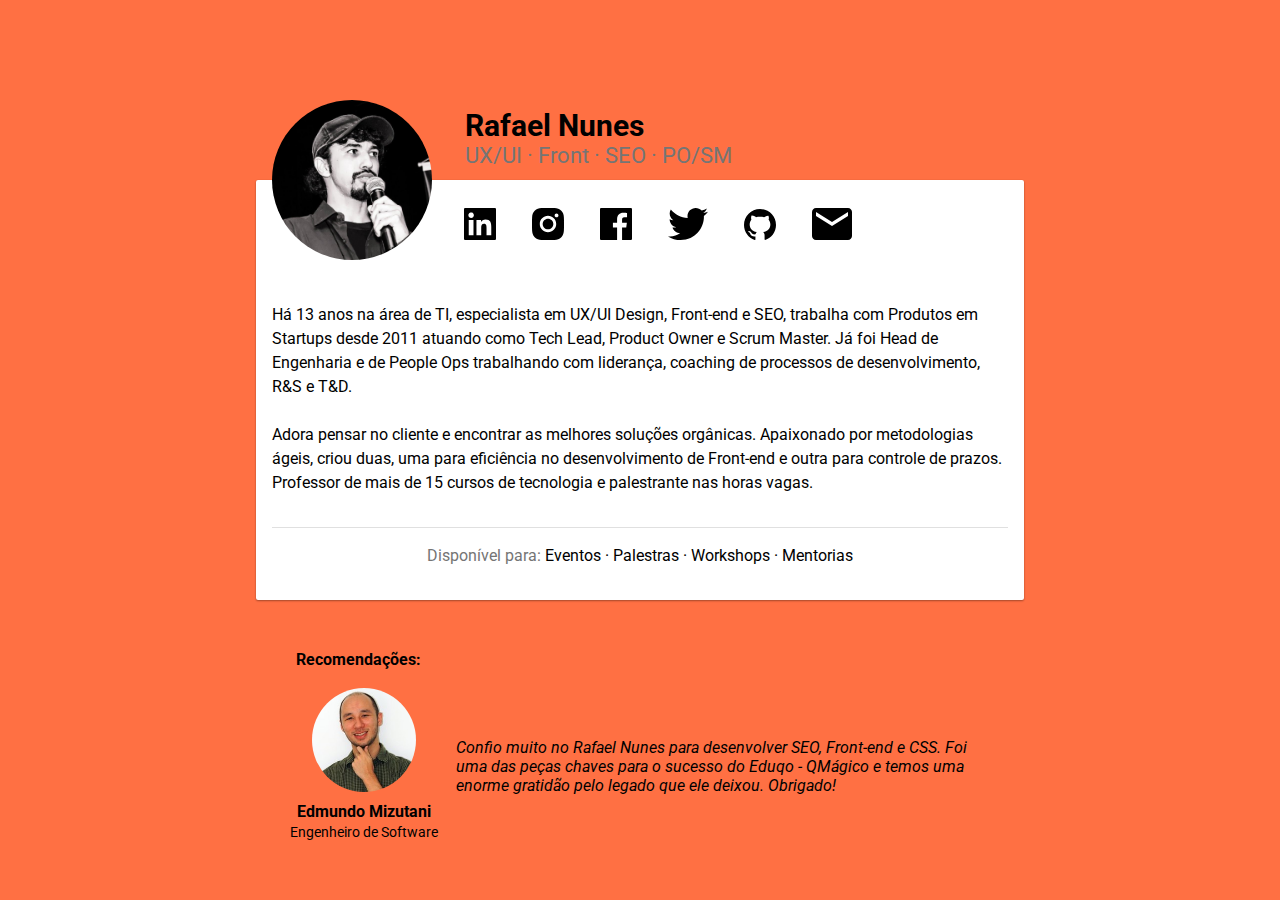
<file: index.html>
<!DOCTYPE html>
<html lang="pt-br">
<head>
    <meta charset="UTF-8">
    <title>Rafa Nunes · UX/UI Design · Front-end Dev · SEO Analyst · PO/SM</title>
    <meta property="og:title" content="Rafa Nunes · UX/UI Design · Front-end Dev · SEO Analyst · PO/SM" />
    <meta property="og:site_name" content="Rafa Nunes · UX/UI Design · Front-end Dev · SEO Analyst · PO/SM" />
    <meta name="description" content="Especialista em UX/UI, Front-end e SEO, trabalha com Produtos em Startups como Tech Lead, Product Owner e Scrum Master. Head de Engenharia com liderança, coaching de processos de desenvolvimento, R&S e T&D. Apaixonado por metodologias ágeis, professor de mais de 15 cursos de tecnologia e palestrante." />
    <meta property="og:description" content="Especialista em UX/UI, Front-end e SEO, trabalha com Produtos em Startups como Tech Lead, Product Owner e Scrum Master. Head de Engenharia com liderança, coaching de processos de desenvolvimento, R&S e T&D. Apaixonado por metodologias ágeis, professor de mais de 15 cursos de tecnologia e palestrante." />
    <meta name="DC.Creator" content="Rafael Nunes Corrêa" />
    <meta name="copyright" content="Rafael Nunes Corrêa" />
    <meta name="Designer" content="Rafael Nunes Corrêa" />
    <meta name="Publisher" content="Rafael Nunes Corrêa" />
    <meta property="og:type" content="website" />
    <meta name="robots" content="index, follow" />
    <meta name="googlebot" content="index, follow" />
    <meta name="Language" content="Portuguese" />
    <meta name="distribution" content="Global" />
    <meta name="country" content="Brazil" />
    <meta name="city" content="São Paulo" />
    <meta name="google-site-verification" content="XuK0rxUSNyPL_C54HnstWypfrIw_BDChgGB3NS73WHw" />
    <meta name="viewport" content="width=device-width, initial-scale=1, minimum-scale=1, maximum-scale=2" />
    <meta name="HandheldFriendly" content="true" />
    <meta name="MobileOptimized" content="480" />
    <meta name="format-detection" content="telephone=no" />
    <meta name="theme-color" content="#000000" />
    <meta property="og:url" content="https://rafanunes.com" />
    <link rel="canonical" href="https://rafanunes.com" />
    <link rel="stylesheet" href="css/reset.min.css" />
    <link rel="stylesheet" href="css/home.min.css" />
    <link rel="stylesheet" href="css/slider.min.css" />
    <script src="js/change-bg-color.min.js"></script>
    <script src="js/google-analytics.min.js"></script>
</head>
<body>
    <main class="wrapper">
        <article class="box">
            <header class="box-header-profile">
                <img class="bhp-img" src="img/profile/rafael-nunes.jpg" alt="Rafael Nunes · UX/UI · Front · SEO · PO/SM" onclick="window.location.href=window.location.href" />
                <h1 class="bhp-title">
                    <b class="bhp-title-name">Rafael Nunes</b>
                    <small class="bhp-title-sub p-color-gray">UX/UI · Front · SEO · PO/SM</small>
                </h1>
            </header>
            <div class="social-links">
                <a href="https://linkedin.com/in/RffaNunes" aria-label="Perfil do Rafael Nunes no LinkedIn" target="_blank" rel="nofollow noopener external"><i class="icon icon-linkedin" aria-hidden="true"></i></a>
                <a href="https://instagram.com/RffaNunes" aria-label="Perfil do Rafael Nunes no Instagram" target="_blank" rel="nofollow noopener external"><i class="icon icon-instagram" aria-hidden="true"></i></a>
                <a href="https://facebook.com/RffaNunes" aria-label="Perfil do Rafael Nunes no Facebook" target="_blank" rel="nofollow noopener external"><i class="icon icon-facebook" aria-hidden="true"></i></a>
                <a href="https://twitter.com/RffaNunes" aria-label="Perfil do Rafael Nunes no Twitter" target="_blank" rel="nofollow noopener external"><i class="icon icon-twitter" aria-hidden="true"></i></a>
                <a href="https://github.com/RffaNunes" aria-label="Perfil do Rafael Nunes no GitHub" target="_blank" rel="nofollow noopener external"><i class="icon icon-github" aria-hidden="true"></i></a>
                <a href="mailto:rafael@rafaweb.com.br" aria-label="Enviar e-mail para o Rafael Nunes" target="_blank" rel="nofollow noopener external"><i class="icon icon-email" aria-hidden="true"></i></a>
            </div>
            <pre class="text-dexcription">
                Há 13 anos na área de TI, especialista em UX/UI Design, Front-end e SEO, trabalha com Produtos em Startups desde 2011 atuando como Tech Lead, Product Owner e Scrum Master. Já foi Head de Engenharia e de People Ops trabalhando com liderança, coaching de processos de desenvolvimento, R&S e T&D.
                
                Adora pensar no cliente e encontrar as melhores soluções orgânicas. Apaixonado por metodologias ágeis, criou duas, uma para eficiência no desenvolvimento de Front-end e outra para controle de prazos. Professor de mais de 15 cursos de tecnologia e palestrante nas horas vagas.
            </pre>
            <h2 class="text-attention">
                <b class="p-color-gray">Disponível para:</b>
                Eventos · Palestras · Workshops · Mentorias
            </h2>
        </article>

        <section class="slider">
            <h2 class="slider-title">Recomendações:</h2>
            <article class="slider-wrapper">
                <div class="sw-content">
                    <div class="swc-profile">
                        <img class="swc-profile-img" src="img/profile/edmundo-mizutani.jpg" alt="Edmundo Mizutani - Engenheiro de Software"/>
                        <h3 class="swc-profile-title">
                            <b>Edmundo Mizutani</b>
                            <small>Engenheiro de Software</small>
                        </h3>
                    </div>
                    <pre class="swc-text">
                        Confio muito no Rafael Nunes para desenvolver SEO, Front-end e CSS. Foi uma das peças chaves para o sucesso do Eduqo - QMágico e temos uma enorme gratidão pelo legado que ele deixou. Obrigado!
                    </pre>
                </div>

                <div class="sw-content">
                    <div class="swc-profile">
                        <img class="swc-profile-img" src="img/profile/felipe-braga.jpg" alt="Felipe Braga - Quality Assurance" />
                        <h3 class="swc-profile-title">
                            <b>Felipe Braga</b>
                            <small>Quality Assurance</small>
                        </h3>
                    </div>
                    <pre class="swc-text">
                        Tive o prazer de trabalhar com o Rafael Nunes por 1 ano e aprendi muito com a sua determinação. Comprometido com prazos e qualidade, sempre lembrando o foco das atividades.

                        Sua visão e compreensão de negócio são admiráveis, motiva a equipe e os impulsiona a melhorar. Trabalhar ao seu lado foi gratificante e inspirador.
                    </pre>
                </div>

                <div class="sw-content">
                    <div class="swc-profile">
                        <img class="swc-profile-img" src="img/profile/louise-santos.jpg" alt="Louise Santos - UX/UI Design - Front-end" />
                        <h3 class="swc-profile-title">
                            <b>Louise Santos</b>
                            <small>UX/UI Design - Front-end</small>
                        </h3>
                    </div>
                    <pre class="swc-text">
                        Possui conhecimentos sólidos na área de Front-end, sendo responsável pela arquitetura, manutenibilidade e boas práticas do projeto. Se preocupa desde a interface/experiência ao acompanhamento final do produto.

                        Como líder sabe explorar as habilidades da equipe. Possui talento para planejamento de projetos, é criativo e direto na resolução de problemas. Excelente mentoria, compreensão, comunicação e respeito.
                    </pre>
                </div>

                <div class="sw-content">
                    <div class="swc-profile">
                        <img class="swc-profile-img" src="img/profile/matheus-carvalho.jpg" alt="Matheus Carvalho - Engenheiro de Software" />
                        <h3 class="swc-profile-title">
                            <b>Matheus Carvalho</b>
                            <small>Engenheiro de Software</small>
                        </h3>
                    </div>
                    <pre class="swc-text">
                        Rafael Nunes é um profissional com espírito de liderança. Possui vasto conhecimento em SEO, Design e desenvolvimento de produto.

                        Possui ótimas habilidades de coordenação e tomadas de decisão. É um ótimo líder com capacidade de relacionamento profissional e mediação da equipe.
                    </pre>
                </div>

                <div class="sw-content">
                    <div class="swc-profile">
                        <img class="swc-profile-img" src="img/profile/vivian-oliveira.jpg" alt="Vivian Oliveira - Quality Assurance" />
                        <h3 class="swc-profile-title">
                            <b>Vivian Oliveira</b>
                            <small>Quality Assurance</small>
                        </h3>
                    </div>
                    <pre class="swc-text">
                        Rafael Nunes é um profissional curinga, com capacidade para atuar em diversas áreas, pois se adapta fácil a novos desafios e faz de tudo para concluí-los com sucesso. É persistente e não desiste fácil.

                        Possui sólidos conhecimentos em desenvolvimento Front-end e grandes habilidades de planejamento de atividades, prazos e priorização.
                    </pre>
                </div>

                <div class="sw-content">
                    <div class="swc-profile">
                        <img class="swc-profile-img" src="img/profile/rodrigo-barbosa.jpg" alt="Rodrigo Barbosa - CTO" />
                        <h3 class="swc-profile-title">
                            <b>Rodrigo Barbosa</b>
                            <small>CTO</small>
                        </h3>
                    </div>
                    <pre class="swc-text">
                        Fez parte de um período importante do Guichê Virtual. Desde a criação das primeiras equipes, dando conta de boa parte dos processos seletivos e, liderando o Front-end com padrões visando a qualidade do produto.

                        Como Head de Engenharia se envolveu com diversas áreas, interagiu com diversos times e ajudou alguns projetos entrarem nos eixos. Muito comprometido e sempre trazendo sugestões de melhorias em geral.
                    </pre>
                </div>

                <div class="sw-content">
                    <div class="swc-profile">
                        <img class="swc-profile-img" src="img/profile/bruna-goncalves.jpg" alt="Bruna Gonçalves - Engenheira de Produto" />
                        <h3 class="swc-profile-title">
                            <b>Bruna Gonçalves</b>
                            <small>Engenheira de Produto</small>
                        </h3>
                    </div>
                    <pre class="swc-text">
                        Rafael Nunes é um profissional gabaritado na área de TI, que não se importa em compartilhar seus conhecimentos.

                        Vi o Rafael como um ótimo líder, puxando as responsabilidades para si, além de ser uma pessoa de enorme humildade, deixando o ambiente ao seu redor agradável. A empresa que o tem com certeza está muito bem!
                    </pre>
                </div>

                <div class="sw-content">
                    <div class="swc-profile">
                        <img class="swc-profile-img" src="img/profile/diego-costa.jpg" alt="Diego Costa - Full-stack Developer" />
                        <h3 class="swc-profile-title">
                            <b>Diego Costa</b>
                            <small>Full-stack Developer</small>
                        </h3>
                    </div>
                    <pre class="swc-text">
                        Mais que um colaborador, possui espírito de dono e disposição para liderar equipes de desenvolvimento de produto, como se tivesse nascido para isso.

                        Referência técnica e criador da metodologia CSS Pro, ajudou muito na arquitetura e design dos projetos. Resumindo o Rafael em duas palavras: profissional e amigo.
                    </pre>
                </div>
            </article>
        </section>
    </main>
</body>
</html>
</file>
<file: css/home.min.css>
@import url(https://fonts.googleapis.com/css?family=Roboto);html,body{font-family:Roboto, sans-serif;font-size:16px;color:#000;text-align:center;line-height:24px}.p-color-gray{color:#757575}.icon{background-position:center;background-repeat:no-repeat;width:32px;height:32px;display:inline-block}.icon.icon-linkedin{background-image:url(/img/icon-linkedin.svg)}.icon.icon-instagram{background-image:url(/img/icon-instagram.svg)}.icon.icon-facebook{background-image:url(/img/icon-facebook.svg)}.icon.icon-twitter{background-image:url(/img/icon-twitter.svg);width:40px}.icon.icon-github{background-image:url(/img/icon-github.svg)}.icon.icon-email{background-image:url(/img/icon-email.svg);width:40px}.wrapper{max-width:800px;display:inline-block}.box{border-radius:2px;-webkit-box-shadow:0 1px 2px rgba(0,0,0,0.24),0 1px 2px rgba(0,0,0,0.12),0 0 1px rgba(0,0,0,0.16);box-shadow:0 1px 2px rgba(0,0,0,0.24),0 1px 2px rgba(0,0,0,0.12),0 0 1px rgba(0,0,0,0.16);background-color:#FFF;margin:56px 8px 16px;padding:16px}@media (min-width: 650px) and (min-height: 650px){.box{margin:20vh 16px 16px}}.box-header-profile{text-align:left;display:table;margin-top:-56px}@media (min-width: 650px) and (min-height: 650px){.box-header-profile{margin-top:-96px}}.box-header-profile .bhp-img{border-radius:100px;width:80px;display:table-cell}@media (min-width: 650px) and (min-height: 650px){.box-header-profile .bhp-img{width:160px}}.box-header-profile .bhp-title{vertical-align:middle;line-height:40px;display:table-cell;padding-left:16px}@media (min-width: 650px) and (min-height: 650px){.box-header-profile .bhp-title{vertical-align:top;line-height:normal;padding:8px 0 0 33px}}.box-header-profile .bhp-title .bhp-title-name{font-weight:bold;font-size:20px;display:block}@media (min-width: 650px) and (min-height: 650px){.box-header-profile .bhp-title .bhp-title-name{font-size:30px}}.box-header-profile .bhp-title .bhp-title-sub{font-weight:normal;font-size:14px}@media (min-width: 650px) and (min-height: 650px){.box-header-profile .bhp-title .bhp-title-sub{font-size:22px}}.text-dexcription{text-align:left;margin:32px 0}@media (min-width: 650px) and (min-height: 650px){.text-dexcription{margin-top:56px}}.text-attention{border:1px solid #e0e0e0;border-right:none;border-left:none;border-bottom:none;padding:16px 0}.social-links{margin:32px 0 8px}@media (min-width: 650px) and (min-height: 650px){.social-links{text-align:left;margin:-52px 0 0 192px}}.social-links a{margin:0 4px}@media (min-width: 360px){.social-links a{margin:0 8px}}@media (min-width: 380px){.social-links a{margin:0 10px}}@media (min-width: 440px){.social-links a{margin:0 16px}}.social-links a:first-child{margin-left:0}.social-links a:last-child{margin-right:0}
</file>
<file: css/slider.min.css>
@-webkit-keyframes slidy{0%{left:0%}10%{left:0%}12%{left:-100%}22%{left:-100%}24%{left:-200%}34%{left:-200%}36%{left:-300%}46%{left:-300%}48%{left:-400%}58%{left:-400%}60%{left:-500%}70%{left:-500%}72%{left:-600%}82%{left:-600%}84%{left:-700%}100%{left:-700%}}@keyframes slidy{0%{left:0%}10%{left:0%}12%{left:-100%}22%{left:-100%}24%{left:-200%}34%{left:-200%}36%{left:-300%}46%{left:-300%}48%{left:-400%}58%{left:-400%}60%{left:-500%}70%{left:-500%}72%{left:-600%}82%{left:-600%}84%{left:-700%}100%{left:-700%}}.slider,div#slider{overflow:hidden}.slider .slider-wrapper,.slider figure,div#slider .slider-wrapper,div#slider figure{width:1000%;position:relative;-webkit-animation:140s slidy infinite;animation:140s slidy infinite}.slider .slider-wrapper .sw-content,.slider figure .sw-content,div#slider .slider-wrapper .sw-content,div#slider figure .sw-content{width:10%;float:left}.slider{margin:48px 16px}@media (min-width: 650px) and (min-height: 650px){.slider{margin:48px 40px}}.slider .slider-title{text-align:left;font-weight:bold;margin-bottom:16px}@media (min-width: 650px) and (min-height: 650px){.slider .slider-title{margin-left:16px}}.slider .slider-wrapper .sw-content{display:table}.slider .slider-wrapper .sw-content .swc-profile{text-align:left;vertical-align:middle;display:table-row}@media (min-width: 650px) and (min-height: 650px){.slider .slider-wrapper .sw-content .swc-profile{text-align:center;display:table-cell;width:168px}}.slider .slider-wrapper .sw-content .swc-profile .swc-profile-img{border-radius:100%;width:80px;display:inline-block;vertical-align:middle;margin:0 16px 16px 0}@media (min-width: 650px) and (min-height: 650px){.slider .slider-wrapper .sw-content .swc-profile .swc-profile-img{width:104px;margin:0}}.slider .slider-wrapper .sw-content .swc-profile .swc-profile-title{vertical-align:sub;display:inline-block}.slider .slider-wrapper .sw-content .swc-profile .swc-profile-title b{font-weight:bold;font-size:16px;display:block;margin:8px 0 -4px}.slider .slider-wrapper .sw-content .swc-profile .swc-profile-title small{font-size:14px}.slider .slider-wrapper .sw-content .swc-text{font-size:16px;font-style:italic;line-height:initial;text-align:left;vertical-align:middle;display:table-cell}@media (min-width: 650px) and (min-height: 650px){.slider .slider-wrapper .sw-content .swc-text{padding:0 16px 0 8px}}
</file>
